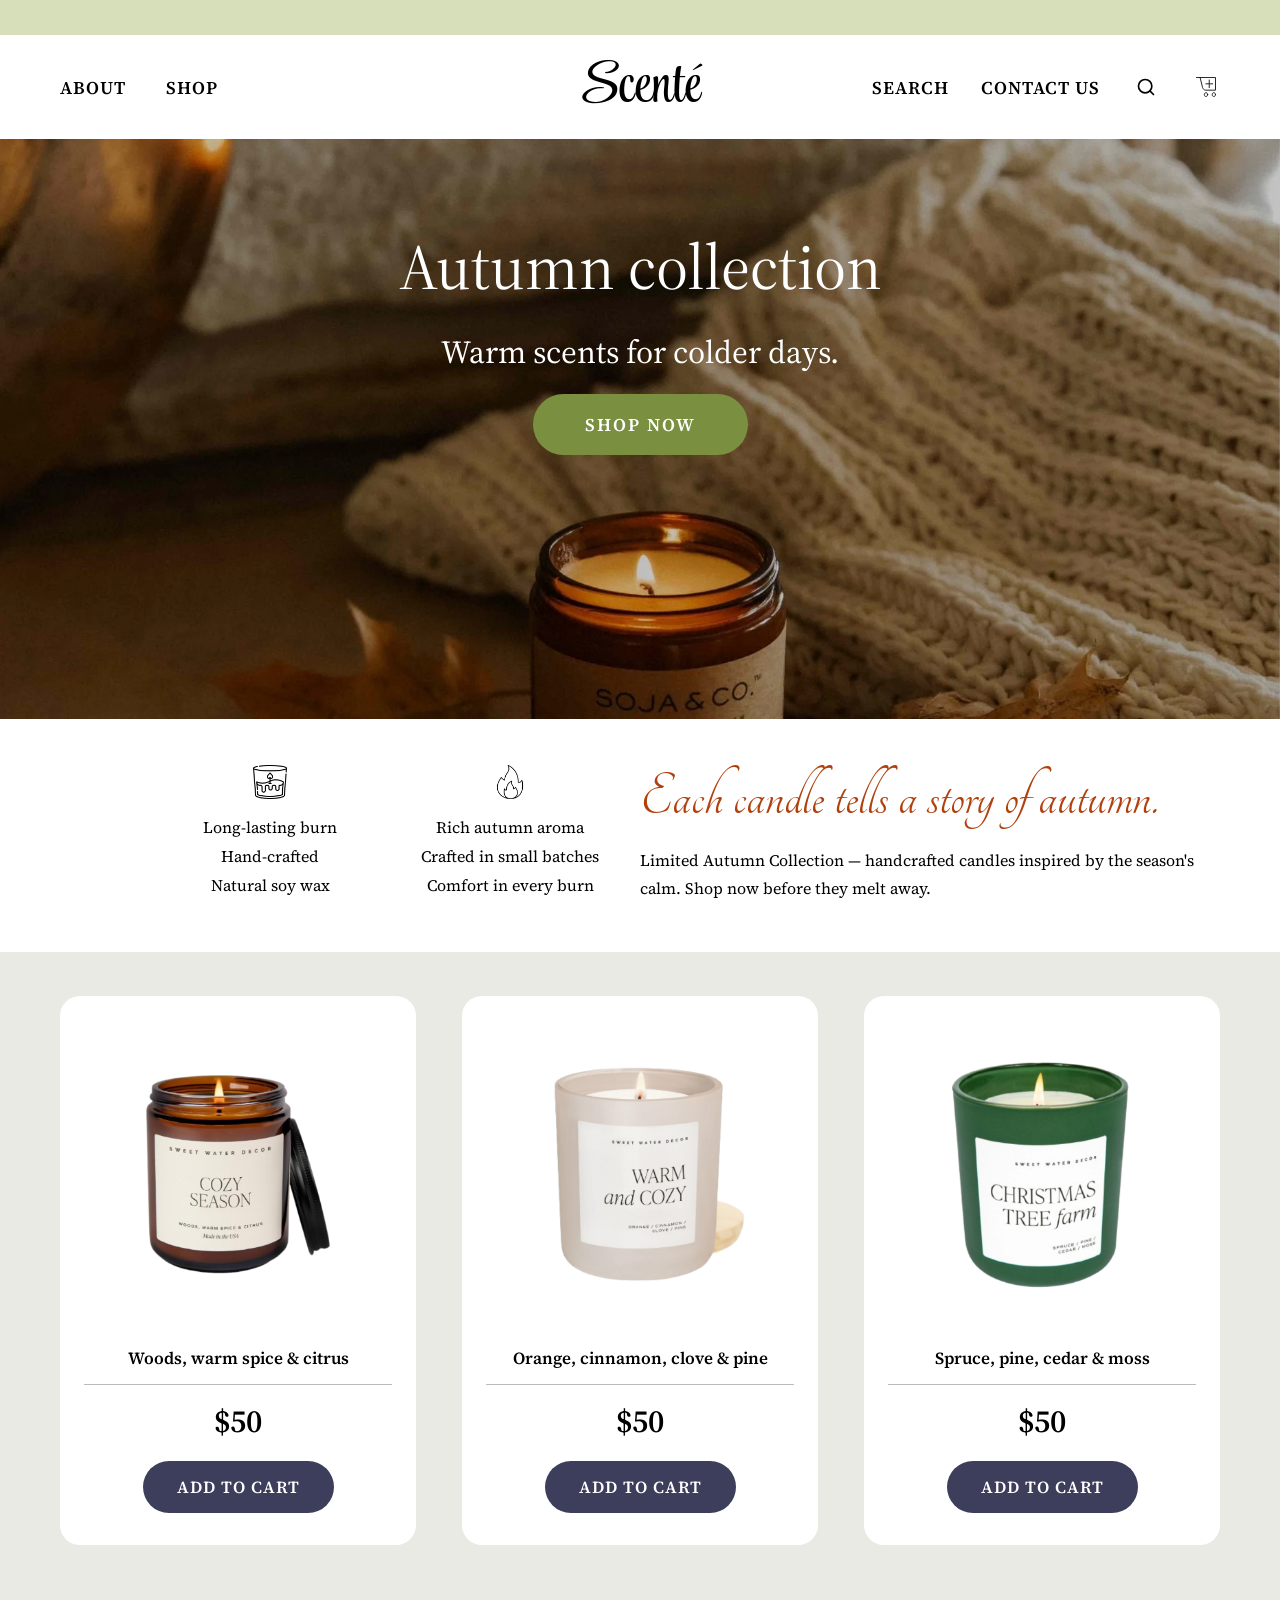
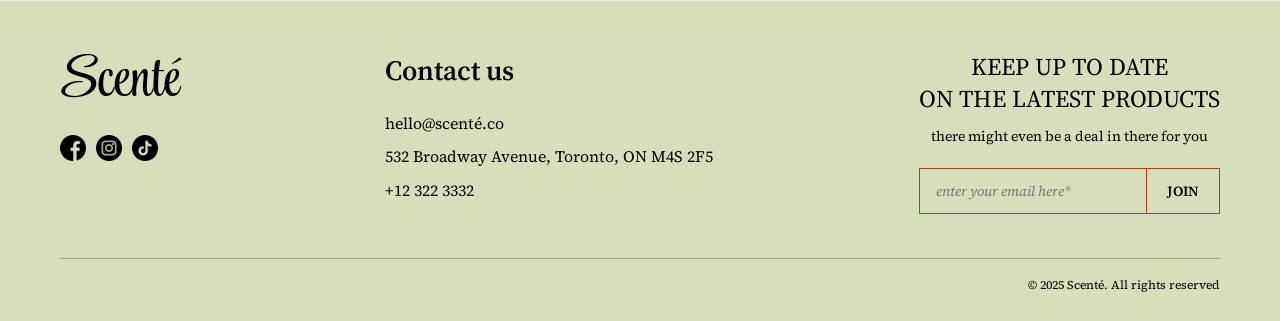
<file: index.html>
<!DOCTYPE html>
<html lang="en">
<head>
  <meta charset="UTF-8">
  <meta name="viewport" content="width=device-width, initial-scale=1.0">
  <title>Scenté</title>
  <link rel="stylesheet" href="css/style.css">
  <link href="https://fonts.googleapis.com/css2?family=Source+Serif+4:ital,opsz,wght@0,8..60,400;0,8..60,600;1,8..60,400&family=Style+Script&family=Tangerine:wght@400;700&display=swap" rel="stylesheet">
</head>
<body>

  <!-- ======================== NAVBAR ======================== -->
  <header class="navbar">
    <div class="nav-top-bar"></div>
    <div class="nav-main">
      <nav class="nav-links nav-left">
        <a href="#about">ABOUT</a>
        <a href="#collection">SHOP</a>
      </nav>
      <a href="index.html" class="nav-logo">Scenté</a>
      <nav class="nav-links nav-right">
        <a href="#collection">SEARCH</a>
        <a href="contact.html">CONTACT US</a>
        <button class="nav-icon-btn" aria-label="Search">
          <svg xmlns="http://www.w3.org/2000/svg" width="20" height="20" viewBox="0 0 24 24" fill="none" stroke="currentColor" stroke-width="2" stroke-linecap="round" stroke-linejoin="round">
            <circle cx="11" cy="11" r="8"></circle>
            <line x1="21" y1="21" x2="16.65" y2="16.65"></line>
          </svg>
        </button>
        <button class="nav-icon-btn" aria-label="Cart">
          <img src="assets/icon-cart.svg" alt="Cart">
        </button>
      </nav>
    </div>
  </header>

  <!-- ======================== HERO ======================== -->
  <section class="hero" id="about">
    <div
      class="hero-bg"
      style="background-image: url('assets/hero-candle.png');"
    ></div>
    <div class="hero-content">
      <h1 class="hero-title">Autumn collection</h1>
      <p class="hero-subtitle">Warm scents for colder days.</p>
      <a href="#collection" class="btn-shop-now">SHOP NOW</a>
    </div>
  </section>

  <!-- ======================== CANDLE INFO ======================== -->
  <section class="candle-info">
    <div class="info-icons-group">
      <div class="info-item">
        <img
          src="assets/icon-candle.png"
          alt="Candle icon"
          class="info-icon"
        >
        <p>Long-lasting burn<br>Hand-crafted<br>Natural soy wax</p>
      </div>
      <div class="info-item">
        <img
          src="assets/icon-flame.png"
          alt="Flame icon"
          class="info-icon"
        >
        <p>Rich autumn aroma<br>Crafted in small batches<br>Comfort in every burn</p>
      </div>
    </div>
    <div class="info-item--quote">
      <h2 class="info-quote-text">Each candle tells a story of autumn.</h2>
      <p class="info-quote-desc">
        Limited Autumn Collection — handcrafted candles inspired by the season's calm.
        Shop now before they melt away.
      </p>
    </div>
  </section>

  <!-- ======================== COLLECTION ======================== -->
  <section class="collection" id="collection">
    <div class="products-grid">

      <!-- Product 1: Cozy Season -->
      <div class="product-card">
        <img
          src="assets/candle-cozy-season.png"
          alt="Cozy Season candle"
          class="product-img"
        >
        <p class="product-scent">Woods, warm spice &amp; citrus</p>
        <hr class="product-divider">
        <p class="product-price">$50</p>
        <button class="btn-add-to-cart">ADD TO CART</button>
      </div>

      <!-- Product 2: Warm and Cozy -->
      <div class="product-card">
        <img
          src="assets/candle-warm-cozy.png"
          alt="Warm and Cozy candle"
          class="product-img"
        >
        <p class="product-scent">Orange, cinnamon, clove &amp; pine</p>
        <hr class="product-divider">
        <p class="product-price">$50</p>
        <button class="btn-add-to-cart">ADD TO CART</button>
      </div>

      <!-- Product 3: Christmas Tree Farm -->
      <div class="product-card">
        <img
          src="assets/candle-christmas-tree.png"
          alt="Christmas Tree Farm candle"
          class="product-img"
        >
        <p class="product-scent">Spruce, pine, cedar &amp; moss</p>
        <hr class="product-divider">
        <p class="product-price">$50</p>
        <button class="btn-add-to-cart">ADD TO CART</button>
      </div>

    </div>
  </section>

  <!-- ======================== FOOTER ======================== -->
  <footer class="footer">
    <div class="footer-inner">

      <!-- Brand + Socials -->
      <div class="footer-brand">
        <span class="footer-logo">Scenté</span>
        <div class="footer-socials">
          <a href="#" aria-label="Instagram">
            <img src="assets/social-instagram.png" alt="Instagram">
          </a>
          <a href="#" aria-label="Facebook">
            <img src="assets/social-facebook.png" alt="Facebook">
          </a>
          <a href="#" aria-label="TikTok">
            <img src="assets/social-tiktok.png" alt="TikTok">
          </a>
        </div>
      </div>

      <!-- Contact Info -->
      <div class="footer-contact">
        <h3>Contact us</h3>
        <p>hello@scenté.co</p>
        <p>532 Broadway Avenue, Toronto, ON M4S 2F5</p>
        <p>+12 322 3332</p>
      </div>

      <!-- Newsletter -->
      <div class="footer-newsletter">
        <h3 class="newsletter-title">KEEP UP TO DATE<br>ON THE LATEST PRODUCTS</h3>
        <p class="newsletter-sub">there might even be a deal in there for you</p>
        <div class="newsletter-form">
          <input
            type="email"
            class="newsletter-input"
            placeholder="enter your email here*"
          >
          <button class="newsletter-btn">JOIN</button>
        </div>
      </div>

    </div>
    <hr class="footer-divider">
    <p class="footer-copyright">© 2025 Scenté. All rights reserved</p>
  </footer>

</body>
</html>
</file>
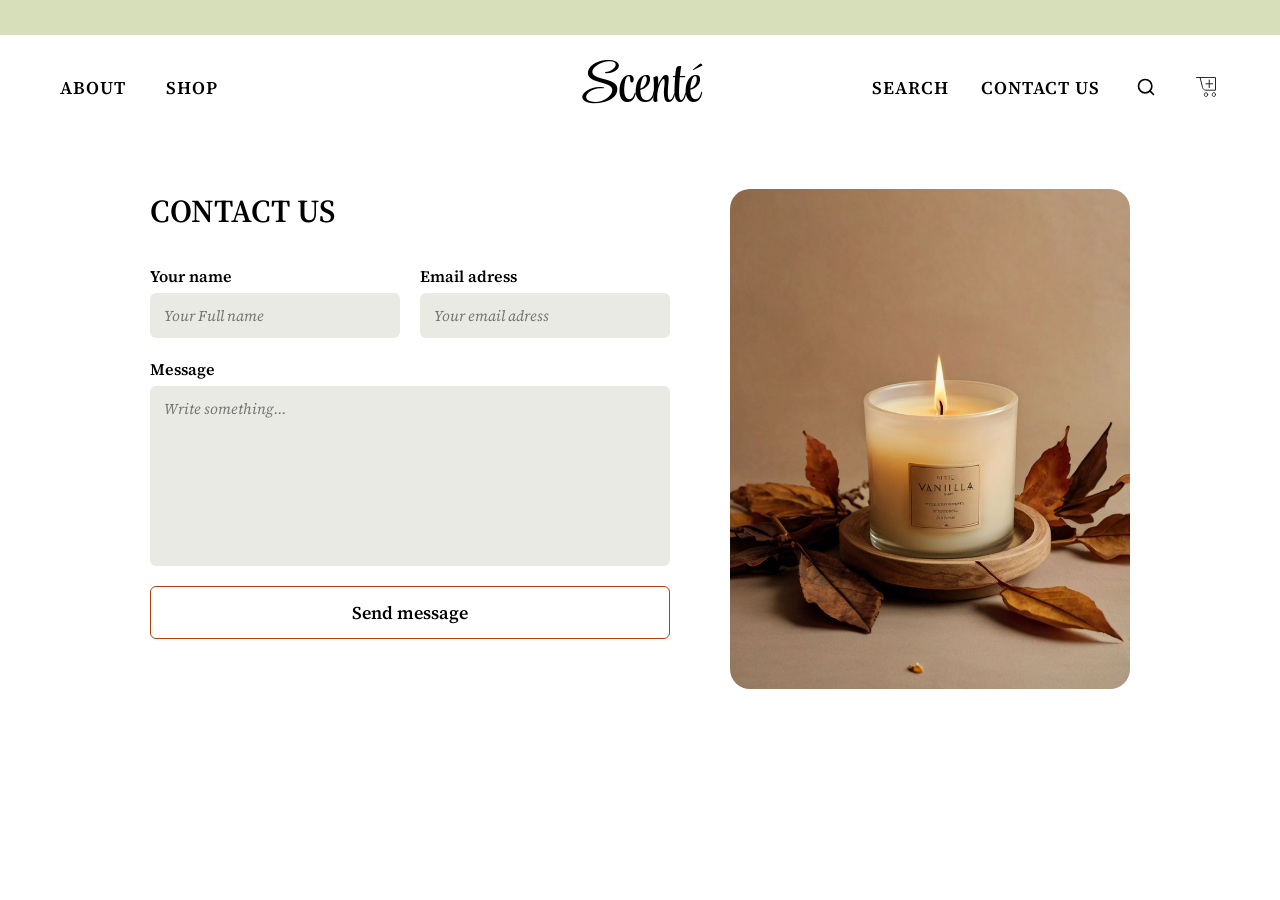
<file: contact.html>
<!DOCTYPE html>
<html lang="en">
<head>
  <meta charset="UTF-8">
  <meta name="viewport" content="width=device-width, initial-scale=1.0">
  <title>Scenté — Contact Us</title>
  <link rel="stylesheet" href="css/style.css">
  <link href="https://fonts.googleapis.com/css2?family=Source+Serif+4:ital,opsz,wght@0,8..60,400;0,8..60,600;1,8..60,400&family=Style+Script&family=Tangerine:wght@400;700&display=swap" rel="stylesheet">
</head>
<body>

  <!-- ======================== NAVBAR ======================== -->
  <header class="navbar">
    <div class="nav-top-bar"></div>
    <div class="nav-main">
      <nav class="nav-links nav-left">
        <a href="index.html#about">ABOUT</a>
        <a href="index.html#collection">SHOP</a>
      </nav>
      <a href="index.html" class="nav-logo">Scenté</a>
      <nav class="nav-links nav-right">
        <a href="index.html#collection">SEARCH</a>
        <a href="contact.html">CONTACT US</a>
        <button class="nav-icon-btn" aria-label="Search">
          <svg xmlns="http://www.w3.org/2000/svg" width="20" height="20" viewBox="0 0 24 24" fill="none" stroke="currentColor" stroke-width="2" stroke-linecap="round" stroke-linejoin="round">
            <circle cx="11" cy="11" r="8"></circle>
            <line x1="21" y1="21" x2="16.65" y2="16.65"></line>
          </svg>
        </button>
        <button class="nav-icon-btn" aria-label="Cart">
          <img src="assets/icon-cart.svg" alt="Cart">
        </button>
      </nav>
    </div>
  </header>

  <!-- ======================== CONTACT MAIN ======================== -->
  <main class="contact-main">

    <!-- Form Section -->
    <section class="contact-form-section">
      <h1 class="contact-title">CONTACT US</h1>
      <form>
        <div class="form-row">
          <div class="form-group">
            <label class="form-label" for="name">Your name</label>
            <input type="text" id="name" class="form-input" placeholder="Your Full name">
          </div>
          <div class="form-group">
            <label class="form-label" for="email">Email adress</label>
            <input type="email" id="email" class="form-input" placeholder="Your email adress">
          </div>
        </div>
        <div class="form-group full-width">
          <label class="form-label" for="message">Message</label>
          <textarea id="message" class="form-textarea" placeholder="Write something..."></textarea>
        </div>
        <button type="submit" class="btn-send">Send message</button>
      </form>
    </section>

    <!-- Image Section -->
    <section class="contact-image-section">
      <img
        src="assets/contact-candle.png"
        alt="Fall candle with autumn leaves"
        class="contact-image"
      >
    </section>

  </main>

</body>
</html>
</file>
<file: css/style.css>
/* ============================================
   RESET & BASE
   ============================================ */
*, *::before, *::after {
  box-sizing: border-box;
  margin: 0;
  padding: 0;
}

:root {
  --color-green-bar: rgba(172, 189, 111, 0.48);
  --color-footer-bg: #d7dfba;
  --color-collection-bg: #e9eae4;
  --color-rust: #b1400c;
  --color-btn-dark: #3d3d5c;
  --font-serif: 'Source Serif 4', serif;
  --font-script: 'Style Script', cursive;
  --font-tangerine: 'Tangerine', cursive;
}

html {
  scroll-behavior: smooth;
}

body {
  font-family: var(--font-serif);
  color: #000;
  background: #fff;
}

a {
  text-decoration: none;
  color: inherit;
}

/* ============================================
   NAVBAR
   ============================================ */
.navbar {
  position: sticky;
  top: 0;
  z-index: 100;
  background: #fff;
}

.nav-top-bar {
  height: 35px;
  background: var(--color-green-bar);
}

.nav-main {
  display: grid;
  grid-template-columns: 1fr auto 1fr;
  align-items: center;
  padding: 0 60px;
  height: 104px;
}

.nav-links {
  display: flex;
  align-items: center;
  gap: 40px;
}

.nav-links a {
  font-family: var(--font-serif);
  font-weight: 600;
  font-size: 18px;
  letter-spacing: 1px;
  transition: opacity 0.2s;
}

.nav-links a:hover {
  opacity: 0.6;
}

.nav-logo {
  font-family: var(--font-script);
  font-size: 60px;
  line-height: 1;
  color: #000;
  padding: 0 48px;
}

.nav-right {
  display: flex;
  align-items: center;
  gap: 32px;
  justify-content: flex-end;
}

.nav-icon-btn {
  background: none;
  border: none;
  cursor: pointer;
  display: flex;
  align-items: center;
  padding: 4px;
}

.nav-icon-btn svg,
.nav-icon-btn img {
  width: 20px;
  height: 20px;
}

/* ============================================
   HERO
   ============================================ */
.hero {
  position: relative;
  height: 580px;
  overflow: hidden;
  display: flex;
  align-items: center;
  justify-content: center;
  padding-bottom: 180px;
}

.hero-bg {
  position: absolute;
  inset: 0;
  background-size: cover;
  background-position: center bottom;
}

.hero-bg::after {
  content: '';
  position: absolute;
  inset: 0;
  background: rgba(0, 0, 0, 0.22);
}

.hero-content {
  position: relative;
  z-index: 1;
  text-align: center;
  color: #fff;
  display: flex;
  flex-direction: column;
  align-items: center;
  gap: 20px;
}

.hero-title {
  font-family: var(--font-serif);
  font-weight: 400;
  font-size: 64px;
  color: #fff;
}

.hero-subtitle {
  font-family: var(--font-serif);
  font-weight: 400;
  font-size: 32px;
  color: #fff;
}

.btn-shop-now {
  display: inline-block;
  background: #7a9040;
  color: #fff;
  font-family: var(--font-serif);
  font-weight: 600;
  font-size: 18px;
  letter-spacing: 2px;
  padding: 18px 52px;
  border-radius: 50px;
  transition: background 0.2s;
}

.btn-shop-now:hover {
  background: #acbd6f;
}

/* ============================================
   CANDLE INFO
   ============================================ */
.candle-info {
  display: flex;
  align-items: center;
  padding: 44px 60px 50px 180px;
  background: #fff;
}

.info-icons-group {
  display: flex;
  gap: 60px;
  align-items: flex-start;
  flex-shrink: 0;
}

.info-item {
  display: flex;
  flex-direction: column;
  align-items: center;
  gap: 14px;
  width: 180px;
}

.info-icon {
  width: 34px;
  height: 34px;
  object-fit: contain;
}

.info-item p {
  font-family: var(--font-serif);
  font-weight: 400;
  font-size: 16px;
  text-align: center;
  line-height: 1.8;
}

.info-item--quote {
  display: flex;
  flex-direction: column;
  align-items: flex-start;
  gap: 14px;
  margin-left: auto;
  max-width: 580px;
}

.info-quote-text {
  font-family: var(--font-tangerine);
  font-size: 64px;
  color: var(--color-rust);
  font-weight: 400;
  line-height: 1.1;
  white-space: nowrap;
}

.info-quote-desc {
  font-family: var(--font-serif);
  font-size: 16px;
  line-height: 1.7;
}

/* ============================================
   COLLECTION
   ============================================ */
.collection {
  background: var(--color-collection-bg);
  padding: 44px 60px 56px;
}

.products-grid {
  display: flex;
  justify-content: center;
  gap: 46px;
}

.product-card {
  background: #fff;
  border-radius: 20px;
  padding: 28px 24px 32px;
  width: 380px;
  display: flex;
  flex-direction: column;
  align-items: center;
}

.product-img {
  width: 100%;
  height: 300px;
  object-fit: contain;
  margin-bottom: 22px;
}

.product-scent {
  font-family: var(--font-serif);
  font-weight: 600;
  font-size: 17px;
  text-align: center;
  margin-bottom: 14px;
}

.product-divider {
  width: 100%;
  border: none;
  border-top: 1px solid #bbb;
  margin-bottom: 14px;
}

.product-price {
  font-family: var(--font-serif);
  font-weight: 600;
  font-size: 32px;
  margin-bottom: 18px;
}

.btn-add-to-cart {
  background: var(--color-btn-dark);
  color: #fff;
  font-family: var(--font-serif);
  font-weight: 600;
  font-size: 17px;
  letter-spacing: 1px;
  padding: 14px 0;
  border: none;
  border-radius: 50px;
  cursor: pointer;
  width: 191px;
  transition: background 0.2s;
}

.btn-add-to-cart:hover {
  background: #2d2d4c;
}

/* ============================================
   FOOTER
   ============================================ */
.footer {
  background: var(--color-footer-bg);
  padding: 50px 60px 28px;
}

.footer-inner {
  display: flex;
  justify-content: space-between;
  align-items: flex-start;
  gap: 40px;
  margin-bottom: 44px;
}

.footer-brand {
  display: flex;
  flex-direction: column;
  gap: 24px;
}

.footer-logo {
  font-family: var(--font-script);
  font-size: 60px;
  line-height: 1;
  display: block;
}

.footer-socials {
  display: flex;
  gap: 10px;
  align-items: center;
}

.footer-socials a {
  display: flex;
}

.footer-socials img {
  width: 26px;
  height: 26px;
  object-fit: contain;
}

.footer-contact h3 {
  font-family: var(--font-serif);
  font-weight: 600;
  font-size: 28px;
  margin-bottom: 18px;
}

.footer-contact p {
  font-family: var(--font-serif);
  font-size: 16px;
  line-height: 2.1;
}

.footer-newsletter .newsletter-title {
  font-family: var(--font-serif);
  font-weight: 400;
  font-size: 24px;
  text-align: center;
  line-height: 1.35;
  margin-bottom: 10px;
}

.newsletter-sub {
  font-family: var(--font-serif);
  font-size: 14px;
  text-align: center;
  margin-bottom: 22px;
}

.newsletter-form {
  display: flex;
  border: 1px solid var(--color-rust);
}

.newsletter-input {
  flex: 1;
  padding: 12px 16px;
  border: none;
  font-family: var(--font-serif);
  font-style: italic;
  font-size: 14px;
  background: transparent;
  outline: none;
  min-width: 0;
}

.newsletter-btn {
  padding: 12px 20px;
  background: transparent;
  border: none;
  border-left: 1px solid var(--color-rust);
  font-family: var(--font-serif);
  font-weight: 600;
  font-size: 14px;
  cursor: pointer;
  white-space: nowrap;
  transition: background 0.2s;
}

.newsletter-btn:hover {
  background: rgba(177, 64, 12, 0.1);
}

.footer-divider {
  border: none;
  border-top: 1px solid rgba(0, 0, 0, 0.25);
  margin-bottom: 18px;
}

.footer-copyright {
  font-family: var(--font-serif);
  font-size: 12px;
  text-align: right;
}

/* ============================================
   CONTACT PAGE
   ============================================ */
.contact-main {
  display: flex;
  gap: 60px;
  padding: 50px 100px;
  align-items: flex-start;
  justify-content: center;
  min-height: calc(100vh - 139px);
}

.contact-form-section {
  flex: 0 0 520px;
}

.contact-title {
  font-family: var(--font-serif);
  font-weight: 600;
  font-size: 32px;
  margin-bottom: 32px;
}

.form-row {
  display: flex;
  gap: 20px;
  margin-bottom: 20px;
}

.form-group {
  display: flex;
  flex-direction: column;
  gap: 6px;
  flex: 1;
}

.form-group.full-width {
  flex: unset;
  width: 100%;
  margin-bottom: 20px;
}

.form-label {
  font-family: var(--font-serif);
  font-weight: 600;
  font-size: 16px;
}

.form-input,
.form-textarea {
  background: var(--color-collection-bg);
  border: none;
  border-radius: 6px;
  padding: 12px 14px;
  font-family: var(--font-serif);
  font-style: italic;
  font-size: 15px;
  outline: none;
  width: 100%;
  color: #555;
}

.form-textarea {
  resize: none;
  height: 180px;
}

.btn-send {
  display: block;
  width: 100%;
  padding: 13px;
  background: transparent;
  border: 1.5px solid var(--color-rust);
  border-radius: 6px;
  font-family: var(--font-serif);
  font-weight: 600;
  font-size: 18px;
  cursor: pointer;
  transition: background 0.2s;
}

.btn-send:hover {
  background: rgba(177, 64, 12, 0.07);
}

.contact-image-section {
  flex: 0 0 400px;
}

.contact-image {
  width: 400px;
  height: 500px;
  object-fit: cover;
  border-radius: 20px;
  display: block;
}
</file>
